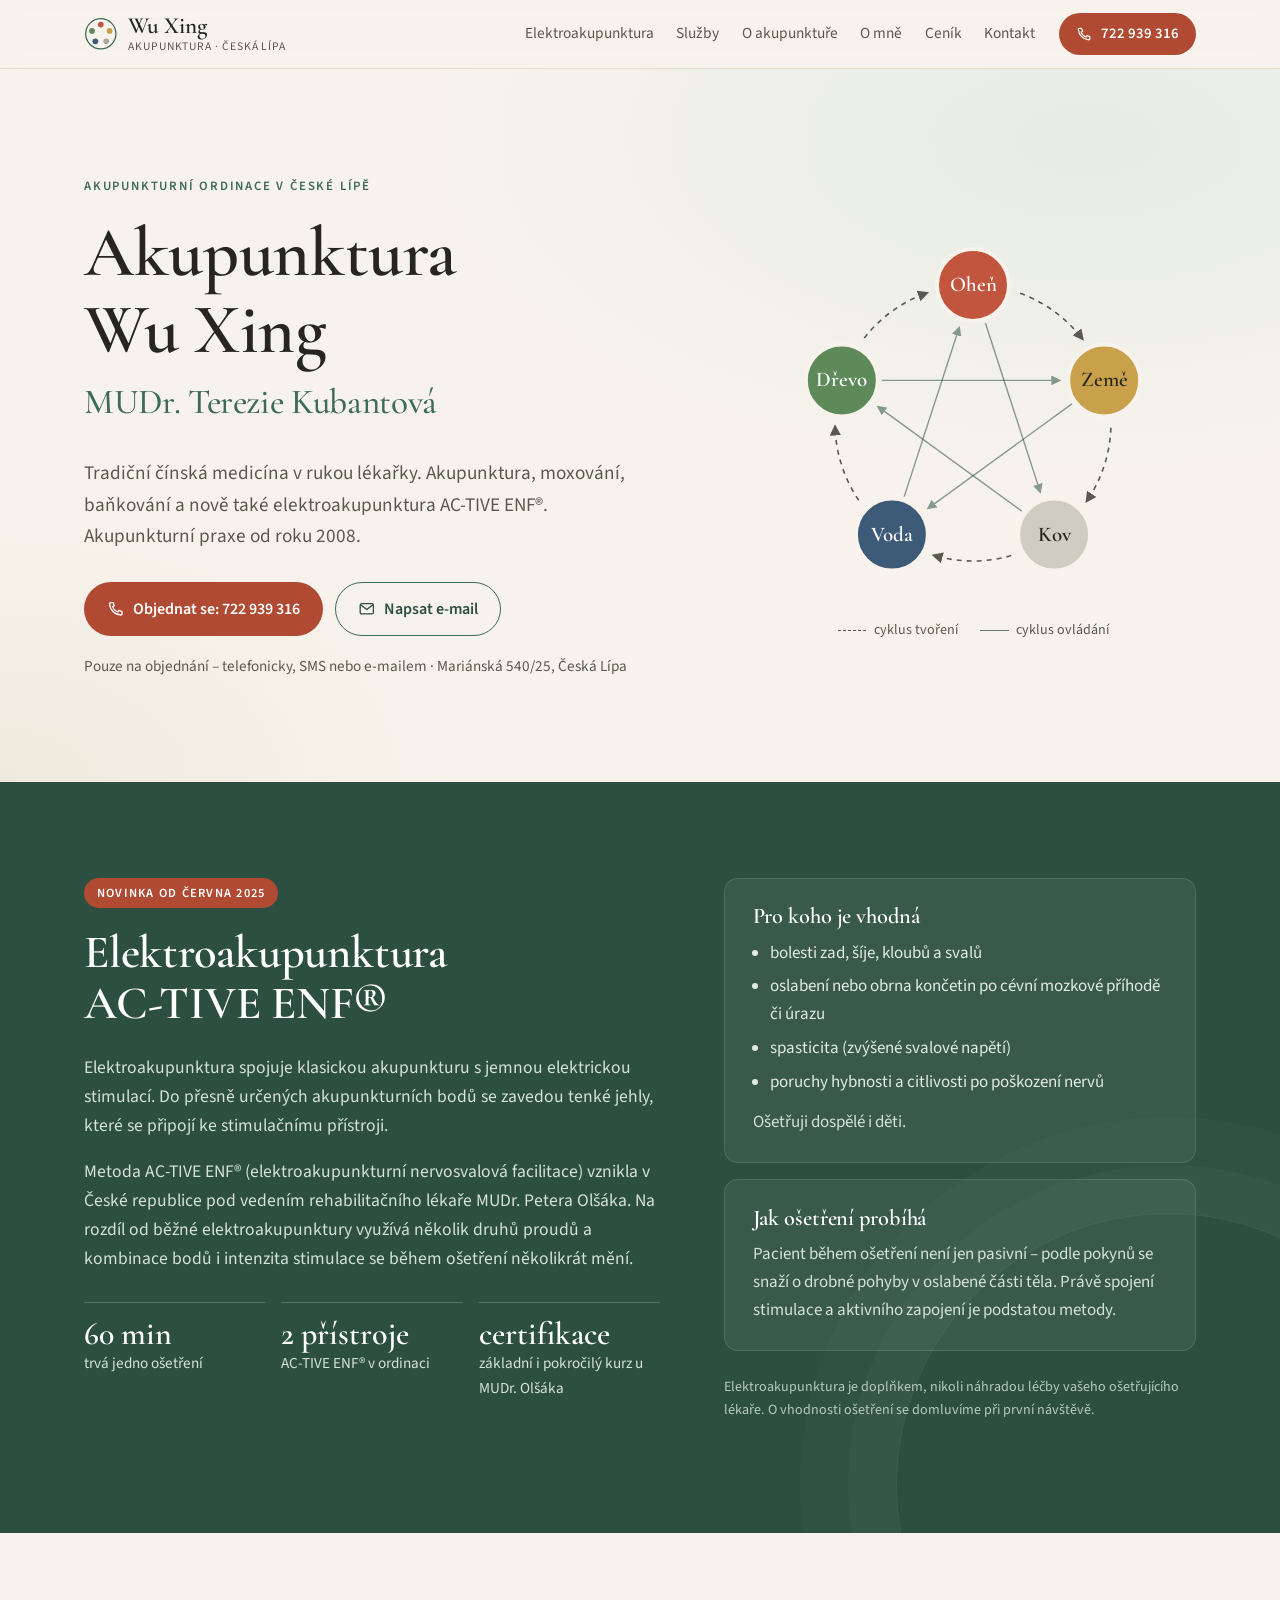
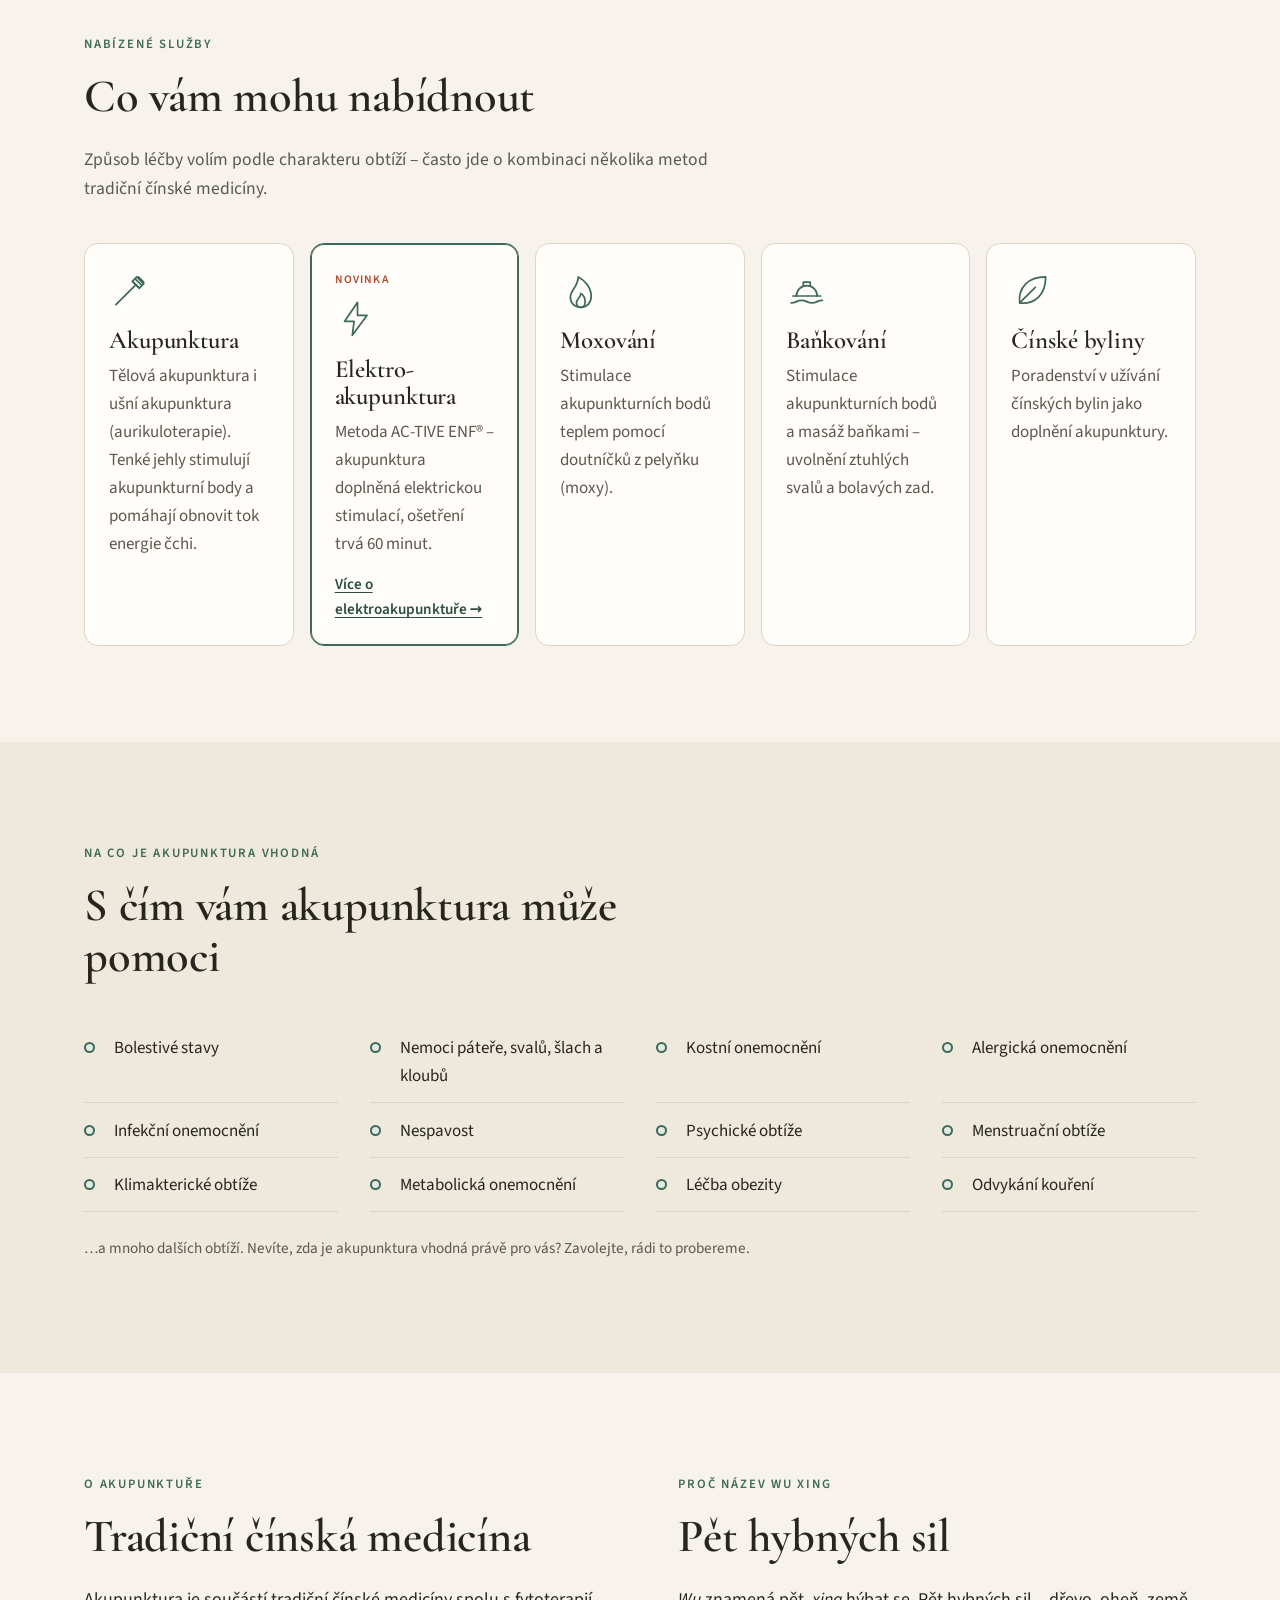
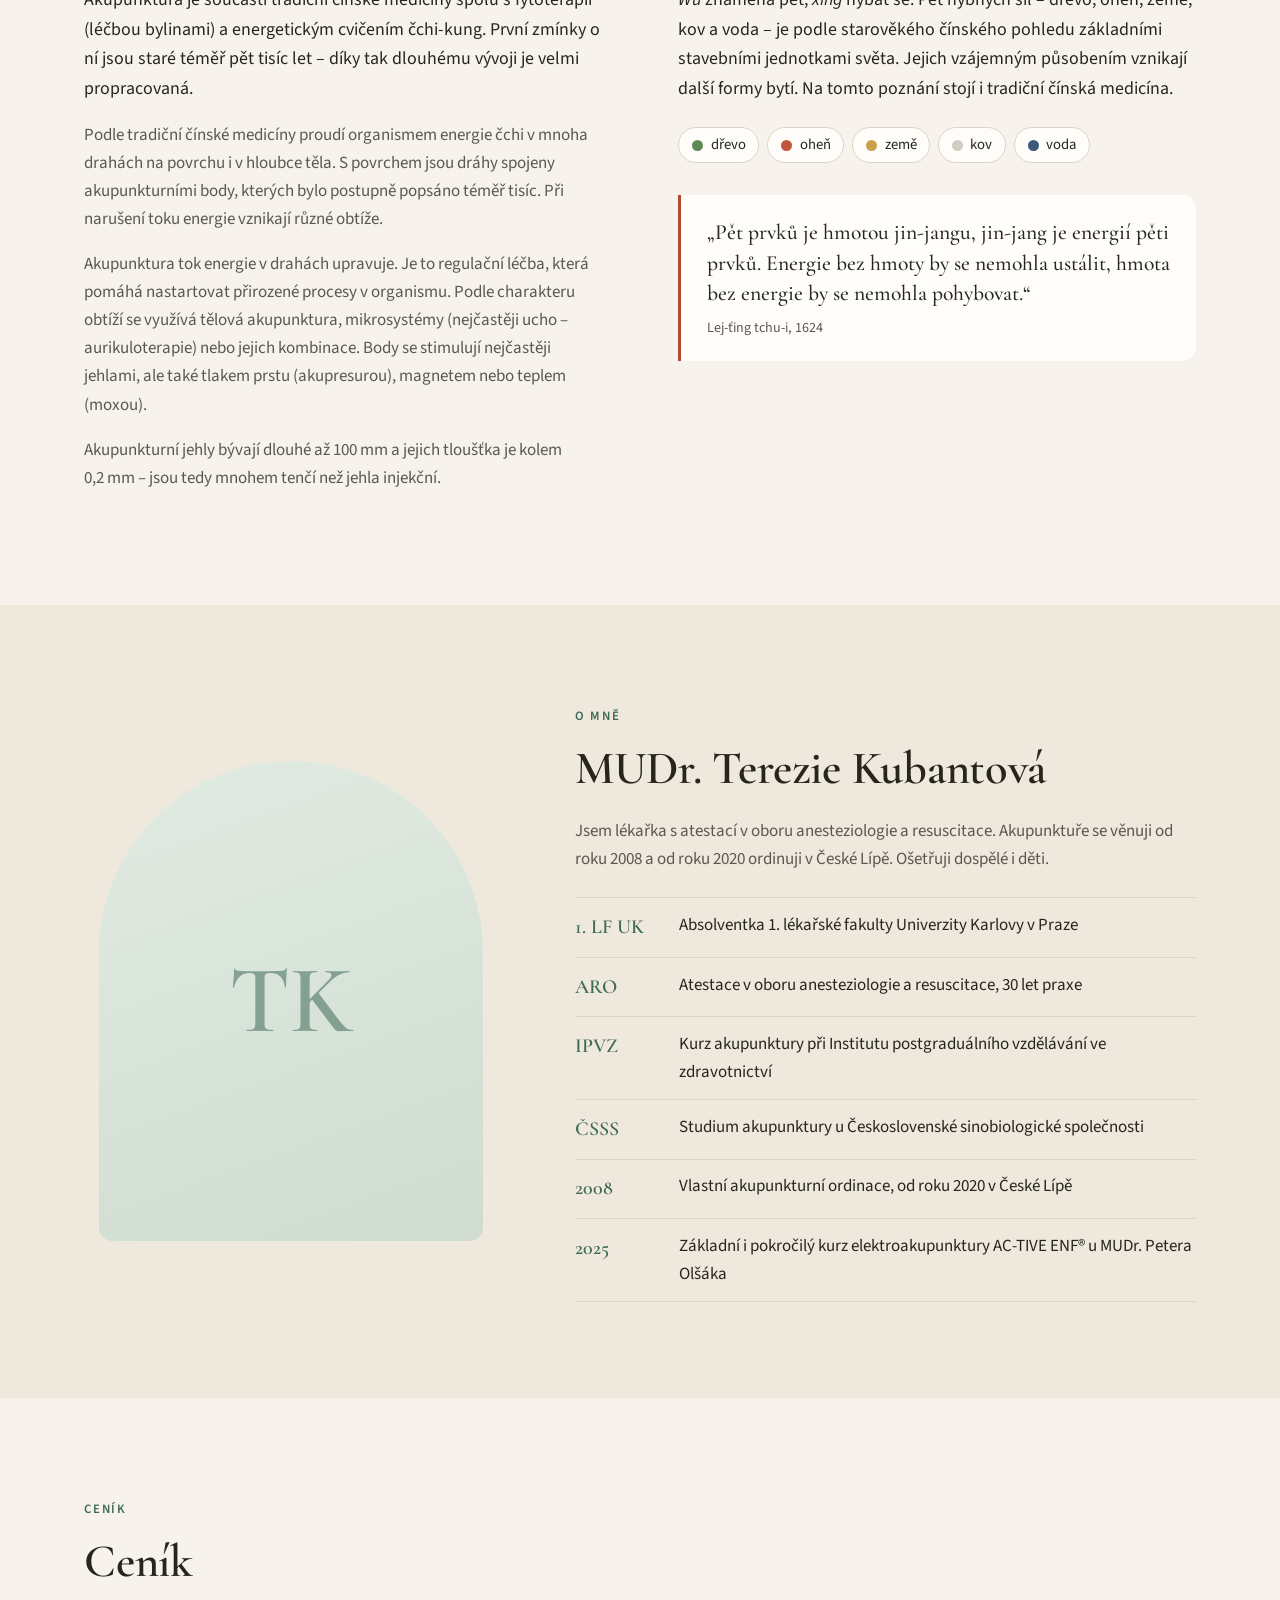
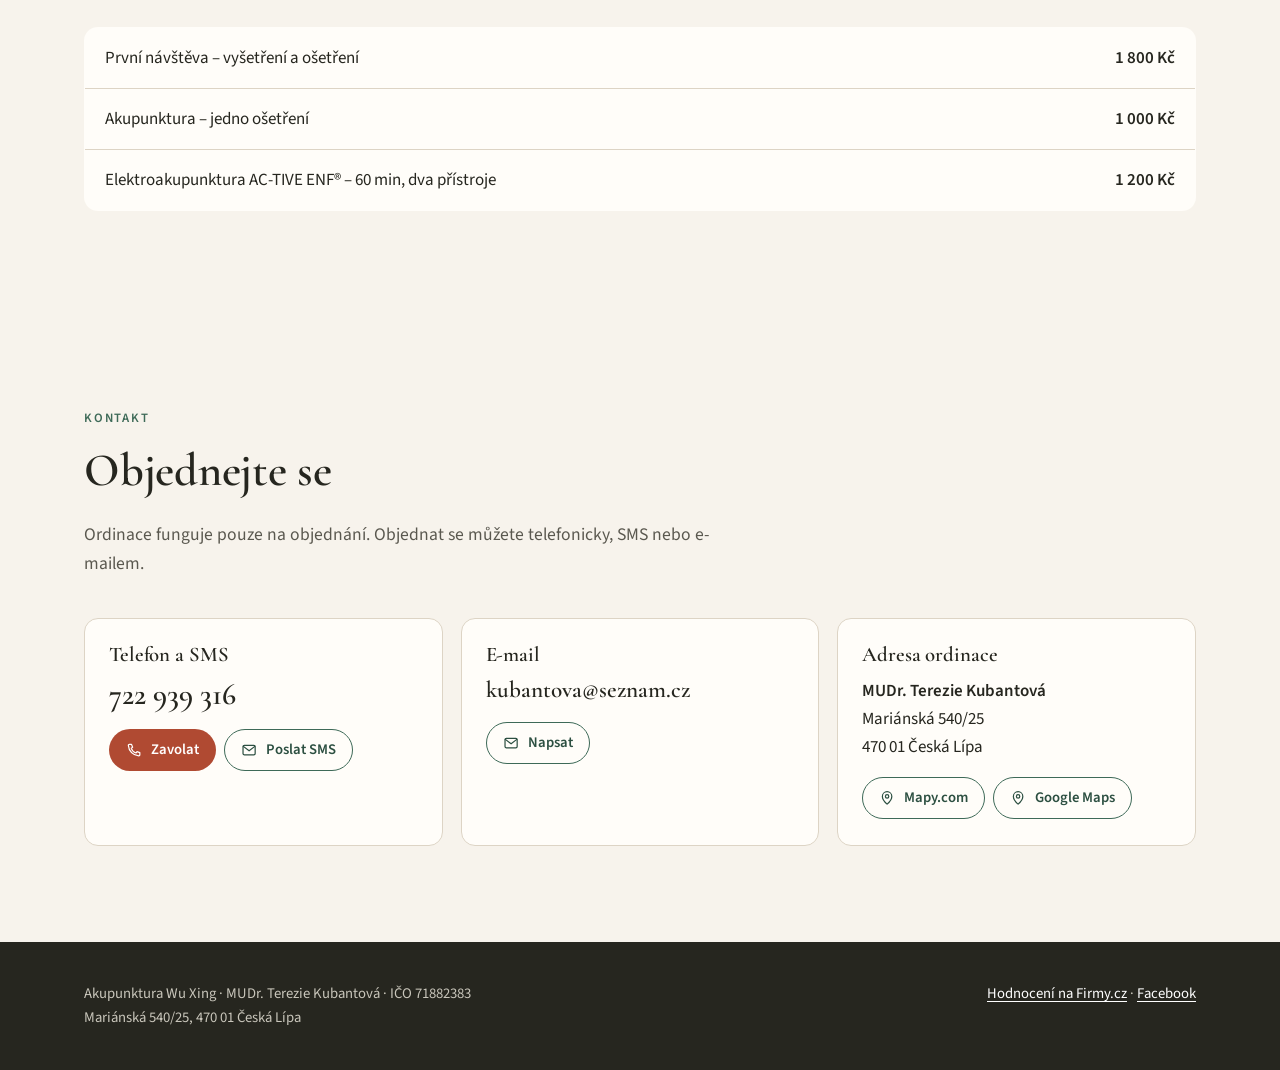
<file: index.html>
<!doctype html>
<html lang="cs">
<head>
  <meta charset="utf-8">
  <meta name="viewport" content="width=device-width, initial-scale=1">
  <title>Akupunktura Wu Xing – MUDr. Terezie Kubantová | Česká Lípa</title>
  <meta name="description" content="Akupunkturní ordinace MUDr. Terezie Kubantové v České Lípě. Akupunktura, elektroakupunktura AC-TIVE ENF®, moxování, baňkování a čínské byliny. Pouze na objednání: 722 939 316.">
  <link rel="canonical" href="https://wuxing.cz/">
  <meta name="theme-color" content="#2c4f41">

  <meta property="og:type" content="website">
  <meta property="og:locale" content="cs_CZ">
  <meta property="og:site_name" content="Akupunktura Wu Xing">
  <meta property="og:title" content="Akupunktura Wu Xing – MUDr. Terezie Kubantová, Česká Lípa">
  <meta property="og:description" content="Akupunktura a elektroakupunktura AC-TIVE ENF® v České Lípě. Tradiční čínská medicína v rukou lékařky, praxe od roku 2008.">
  <meta property="og:url" content="https://wuxing.cz/">
  <meta property="og:image" content="https://wuxing.cz/assets/og-image.png">
  <meta property="og:image:width" content="1200">
  <meta property="og:image:height" content="630">
  <meta name="twitter:card" content="summary_large_image">

  <link rel="icon" href="/favicon.svg" type="image/svg+xml">
  <link rel="icon" href="/favicon-32.png" sizes="32x32" type="image/png">
  <link rel="apple-touch-icon" href="/apple-touch-icon.png">
  <link rel="preload" href="/assets/fonts/cormorant-latin-ext.woff2" as="font" type="font/woff2" crossorigin>
  <link rel="preload" href="/assets/fonts/sourcesans-latin-ext.woff2" as="font" type="font/woff2" crossorigin>
  <link rel="stylesheet" href="/assets/style.css">

  <script type="application/ld+json">
  {
    "@context": "https://schema.org",
    "@type": "Physician",
    "name": "Akupunktura Wu Xing – MUDr. Terezie Kubantová",
    "alternateName": "Akupunktura WU-XING",
    "url": "https://wuxing.cz/",
    "image": "https://wuxing.cz/assets/og-image.png",
    "telephone": "+420722939316",
    "email": "kubantova@seznam.cz",
    "taxID": "71882383",
    "address": {
      "@type": "PostalAddress",
      "streetAddress": "Mariánská 540/25",
      "addressLocality": "Česká Lípa",
      "postalCode": "470 01",
      "addressCountry": "CZ"
    },
    "geo": { "@type": "GeoCoordinates", "latitude": 50.688421, "longitude": 14.538904 },
    "availableService": [
      { "@type": "MedicalTherapy", "name": "Akupunktura" },
      { "@type": "MedicalTherapy", "name": "Elektroakupunktura AC-TIVE ENF®" },
      { "@type": "MedicalTherapy", "name": "Moxování" },
      { "@type": "MedicalTherapy", "name": "Baňkování" },
      { "@type": "MedicalTherapy", "name": "Poradenství v užívání čínských bylin" }
    ],
    "sameAs": [
      "https://www.facebook.com/akupunktura.wuxing/",
      "https://www.firmy.cz/detail/737700-mudr-terezie-kubantova-akupunktura-wu-xing-ceska-lipa.html"
    ]
  }
  </script>
</head>
<body>
<a class="skip" href="#obsah">Přeskočit na obsah</a>

<svg width="0" height="0" style="position:absolute" aria-hidden="true">
  <defs>
    <symbol id="i-phone" viewBox="0 0 24 24"><path fill="none" stroke="currentColor" stroke-width="1.8" stroke-linecap="round" stroke-linejoin="round" d="M5 3.5h3.2l1.6 4.2-2.1 1.4a11 11 0 0 0 7.2 7.2l1.4-2.1 4.2 1.6V19a1.5 1.5 0 0 1-1.6 1.5A16.5 16.5 0 0 1 3.5 5.1 1.5 1.5 0 0 1 5 3.5z"/></symbol>
    <symbol id="i-mail" viewBox="0 0 24 24"><g fill="none" stroke="currentColor" stroke-width="1.8" stroke-linecap="round" stroke-linejoin="round"><rect x="3" y="5" width="18" height="14" rx="2"/><path d="m3.5 6.5 8.5 6.5 8.5-6.5"/></g></symbol>
    <symbol id="i-pin" viewBox="0 0 24 24"><g fill="none" stroke="currentColor" stroke-width="1.8" stroke-linecap="round" stroke-linejoin="round"><path d="M12 21s-7-6.2-7-11.5a7 7 0 0 1 14 0C19 14.8 12 21 12 21z"/><circle cx="12" cy="9.5" r="2.5"/></g></symbol>
    <symbol id="i-needle" viewBox="0 0 48 48"><g fill="none" stroke="currentColor" stroke-width="2" stroke-linecap="round"><path d="M8 40 30 18"/><path d="m28 14 6 6M31 11l6 6M34 8l6 6"/><path d="m27 13 8 8 5-5-8-8z"/></g></symbol>
    <symbol id="i-bolt" viewBox="0 0 48 48"><g fill="none" stroke="currentColor" stroke-width="2" stroke-linecap="round" stroke-linejoin="round"><path d="M26 5 11 27h11l-2 16 17-23H26z"/></g></symbol>
    <symbol id="i-flame" viewBox="0 0 48 48"><g fill="none" stroke="currentColor" stroke-width="2" stroke-linecap="round" stroke-linejoin="round"><path d="M24 43c-7.5 0-12-5-12-11.5C12 23 21 19 21 8c6 3 15 11 15 22 0 7.5-4.5 13-12 13z"/><path d="M24 43c-3 0-5-2.3-5-5.2 0-4.3 5-6.3 5-10.8 3 2 5 5.5 5 9.5 0 3.8-2 6.5-5 6.5z"/></g></symbol>
    <symbol id="i-cup" viewBox="0 0 48 48"><g fill="none" stroke="currentColor" stroke-width="2" stroke-linecap="round" stroke-linejoin="round"><path d="M12 30a12 12 0 0 1 24 0"/><path d="M8 30h32"/><path d="M20 18v-4h8v4"/><path d="M6 38c6 0 6-3 12-3s6 3 12 3 6-3 12-3"/></g></symbol>
    <symbol id="i-leaf" viewBox="0 0 48 48"><g fill="none" stroke="currentColor" stroke-width="2" stroke-linecap="round" stroke-linejoin="round"><path d="M10 38C8 20 20 8 40 8c0 20-12 32-30 30z"/><path d="M10 38 28 20"/></g></symbol>
    <marker id="ah" viewBox="0 0 10 10" refX="7" refY="5" markerWidth="7" markerHeight="7" orient="auto-start-reverse"><path d="M0 0 10 5 0 10z" fill="#5a584f"/></marker>
    <marker id="ah2" viewBox="0 0 10 10" refX="7" refY="5" markerWidth="7" markerHeight="7" orient="auto-start-reverse"><path d="M0 0 10 5 0 10z" fill="#2c4f41"/></marker>
  </defs>
</svg>

<header class="site-header">
  <div class="wrap">
    <a class="brand" href="#" aria-label="Akupunktura Wu Xing – úvod">
      <svg viewBox="0 0 40 40" aria-hidden="true"><circle cx="20" cy="20" r="18" fill="none" stroke="#3e6a58" stroke-width="1.5"/><circle cx="20" cy="9" r="3.4" fill="#c2553d"/><circle cx="30.46" cy="16.6" r="3.4" fill="#c9a14a"/><circle cx="26.47" cy="28.9" r="3.4" fill="#aaa79c"/><circle cx="13.53" cy="28.9" r="3.4" fill="#3d5a78"/><circle cx="9.54" cy="16.6" r="3.4" fill="#5e8a5a"/></svg>
      <span class="brand-name">Wu Xing<small>AKUPUNKTURA · ČESKÁ LÍPA</small></span>
    </a>
    <nav class="nav" aria-label="Hlavní navigace">
      <a href="#elektroakupunktura">Elektroakupunktura</a>
      <a href="#sluzby">Služby</a>
      <a class="nav-extra" href="#o-akupunkture">O akupunktuře</a>
      <a class="nav-extra" href="#o-mne">O mně</a>
      <a href="#cenik">Ceník</a>
      <a href="#kontakt">Kontakt</a>
    </nav>
    <a class="btn btn-primary btn-sm" href="tel:+420722939316"><svg aria-hidden="true"><use href="#i-phone"/></svg><span>722 939 316</span></a>
  </div>
</header>

<main id="obsah">

  <section class="hero">
    <div class="wrap">
      <div>
        <span class="eyebrow">Akupunkturní ordinace v České Lípě</span>
        <h1>Akupunktura<br>Wu Xing<span>MUDr. Terezie Kubantová</span></h1>
        <p class="lead">Tradiční čínská medicína v rukou lékařky. Akupunktura, moxování, baňkování a nově také elektroakupunktura&nbsp;AC-TIVE&nbsp;ENF®. Akupunkturní praxe od roku 2008.</p>
        <div class="hero-actions">
          <a class="btn btn-primary" href="tel:+420722939316"><svg aria-hidden="true"><use href="#i-phone"/></svg>Objednat se: 722 939 316</a>
          <a class="btn btn-ghost" href="mailto:kubantova@seznam.cz"><svg aria-hidden="true"><use href="#i-mail"/></svg>Napsat e-mail</a>
        </div>
        <p class="hero-note">Pouze na objednání – telefonicky, SMS nebo e-mailem · Mariánská 540/25, Česká Lípa</p>
      </div>
      <div class="hero-art">
        <svg class="wuxing" viewBox="0 0 400 380" role="img" aria-labelledby="wx-title">
          <title id="wx-title">Pět prvků Wu Xing: dřevo, oheň, země, kov a voda – cyklus tvoření a cyklus ovládání</title>
          <path class="sheng" d="M91.2 115.1 A138 138 0 0 1 152.9 70.3" marker-end="url(#ah)"/>
          <path class="sheng" d="M247.1 70.3 A138 138 0 0 1 308.8 115.1" marker-end="url(#ah)"/>
          <path class="sheng" d="M337.9 204.7 A138 138 0 0 1 314.3 277.3" marker-end="url(#ah)"/>
          <path class="sheng" d="M238.2 332.6 A138 138 0 0 1 161.8 332.6" marker-end="url(#ah)"/>
          <path class="sheng" d="M85.7 277.3 A138 138 0 0 1 62.1 204.7" marker-end="url(#ah)"/>
          <path class="ke" d="M108.8 157.4 L285.2 157.4" marker-end="url(#ah2)"/>
          <path class="ke" d="M298.9 180.9 L156.1 284.6" marker-end="url(#ah2)"/>
          <path class="ke" d="M131.2 273.6 L185.8 105.7" marker-end="url(#ah2)"/>
          <path class="ke" d="M212.4 100.0 L266.9 267.9" marker-end="url(#ah2)"/>
          <path class="ke" d="M248.8 288.1 L106.0 184.4" marker-end="url(#ah2)"/>
          <g class="el"><circle cx="200.0" cy="62.0" r="36" fill="#c2553d"/><text x="200.0" y="68.0" fill="#fff">Oheň</text></g>
          <g class="el"><circle cx="331.2" cy="157.4" r="36" fill="#c9a14a"/><text x="331.2" y="163.4" fill="#26261f">Země</text></g>
          <g class="el"><circle cx="281.1" cy="311.6" r="36" fill="#cfccc2"/><text x="281.1" y="317.6" fill="#26261f">Kov</text></g>
          <g class="el"><circle cx="118.9" cy="311.6" r="36" fill="#3d5a78"/><text x="118.9" y="317.6" fill="#fff">Voda</text></g>
          <g class="el"><circle cx="68.8" cy="157.4" r="36" fill="#5e8a5a"/><text x="68.8" y="163.4" fill="#fff">Dřevo</text></g>
        </svg>
        <div class="legend" aria-hidden="true"><span><i></i>cyklus tvoření</span><span><i class="solid"></i>cyklus ovládání</span></div>
      </div>
    </div>
  </section>

  <section class="section feature" id="elektroakupunktura">
    <div class="wrap feature-grid">
      <div class="intro">
        <span class="badge">Novinka od června 2025</span>
        <h2>Elektroakupunktura <span style="white-space:nowrap">AC-TIVE ENF®</span></h2>
        <p>Elektroakupunktura spojuje klasickou akupunkturu s jemnou elektrickou stimulací. Do přesně určených akupunkturních bodů se zavedou tenké jehly, které se připojí ke stimulačnímu přístroji.</p>
        <p>Metoda AC-TIVE ENF® (elektroakupunkturní nervosvalová facilitace) vznikla v České republice pod vedením rehabilitačního lékaře MUDr. Petera Olšáka. Na rozdíl od běžné elektroakupunktury využívá několik druhů proudů a kombinace bodů i intenzita stimulace se během ošetření několikrát mění.</p>
        <ul class="facts">
          <li><strong>60 min</strong>trvá jedno ošetření</li>
          <li><strong>2 přístroje</strong>AC-TIVE ENF® v ordinaci</li>
          <li><strong>certifikace</strong>základní i pokročilý kurz u MUDr. Olšáka</li>
        </ul>
      </div>
      <div>
        <div class="panel">
          <h3>Pro koho je vhodná</h3>
          <ul>
            <li>bolesti zad, šíje, kloubů a svalů</li>
            <li>oslabení nebo obrna končetin po cévní mozkové příhodě či úrazu</li>
            <li>spasticita (zvýšené svalové napětí)</li>
            <li>poruchy hybnosti a citlivosti po poškození nervů</li>
          </ul>
          <p style="margin-top:.8rem">Ošetřuji dospělé i děti.</p>
        </div>
        <div class="panel">
          <h3>Jak ošetření probíhá</h3>
          <p>Pacient během ošetření není jen pasivní – podle pokynů se snaží o drobné pohyby v oslabené části těla. Právě spojení stimulace a aktivního zapojení je podstatou metody.</p>
        </div>
        <p class="fineprint">Elektroakupunktura je doplňkem, nikoli náhradou léčby vašeho ošetřujícího lékaře. O vhodnosti ošetření se domluvíme při první návštěvě.</p>
      </div>
    </div>
  </section>

  <section class="section" id="sluzby">
    <div class="wrap">
      <div class="section-head">
        <span class="eyebrow">Nabízené služby</span>
        <h2>Co vám mohu nabídnout</h2>
        <p>Způsob léčby volím podle charakteru obtíží – často jde o kombinaci několika metod tradiční čínské medicíny.</p>
      </div>
      <div class="cards">
        <article class="card">
          <svg class="icon" aria-hidden="true"><use href="#i-needle"/></svg>
          <h3>Akupunktura</h3>
          <p>Tělová akupunktura i ušní akupunktura (aurikuloterapie). Tenké jehly stimulují akupunkturní body a pomáhají obnovit tok energie čchi.</p>
        </article>
        <article class="card card-new">
          <span class="tag">Novinka</span>
          <svg class="icon" aria-hidden="true"><use href="#i-bolt"/></svg>
          <h3>Elektro&shy;akupunktura</h3>
          <p>Metoda AC-TIVE ENF® – akupunktura doplněná elektrickou stimulací, ošetření trvá 60 minut.</p>
          <a class="more" href="#elektroakupunktura">Více o elektroakupunktuře →</a>
        </article>
        <article class="card">
          <svg class="icon" aria-hidden="true"><use href="#i-flame"/></svg>
          <h3>Moxování</h3>
          <p>Stimulace akupunkturních bodů teplem pomocí doutníčků z pelyňku (moxy).</p>
        </article>
        <article class="card">
          <svg class="icon" aria-hidden="true"><use href="#i-cup"/></svg>
          <h3>Baňkování</h3>
          <p>Stimulace akupunkturních bodů a masáž baňkami – uvolnění ztuhlých svalů a bolavých zad.</p>
        </article>
        <article class="card">
          <svg class="icon" aria-hidden="true"><use href="#i-leaf"/></svg>
          <h3>Čínské byliny</h3>
          <p>Poradenství v užívání čínských bylin jako doplnění akupunktury.</p>
        </article>
      </div>
    </div>
  </section>

  <section class="section section-alt" id="indikace">
    <div class="wrap">
      <div class="section-head">
        <span class="eyebrow">Na co je akupunktura vhodná</span>
        <h2>S čím vám akupunktura může pomoci</h2>
      </div>
      <ul class="indications">
        <li>Bolestivé stavy</li>
        <li>Nemoci páteře, svalů, šlach a kloubů</li>
        <li>Kostní onemocnění</li>
        <li>Alergická onemocnění</li>
        <li>Infekční onemocnění</li>
        <li>Nespavost</li>
        <li>Psychické obtíže</li>
        <li>Menstruační obtíže</li>
        <li>Klimakterické obtíže</li>
        <li>Metabolická onemocnění</li>
        <li>Léčba obezity</li>
        <li>Odvykání kouření</li>
      </ul>
      <p class="note">…a mnoho dalších obtíží. Nevíte, zda je akupunktura vhodná právě pro vás? Zavolejte, rádi to probereme.</p>
    </div>
  </section>

  <section class="section" id="o-akupunkture">
    <div class="wrap split">
      <div class="prose">
        <span class="eyebrow">O akupunktuře</span>
        <h2>Tradiční čínská medicína</h2>
        <p>Akupunktura je součástí tradiční čínské medicíny spolu s fytoterapií (léčbou bylinami) a energetickým cvičením čchi-kung. První zmínky o ní jsou staré téměř pět tisíc let – díky tak dlouhému vývoji je velmi propracovaná.</p>
        <p>Podle tradiční čínské medicíny proudí organismem energie čchi v mnoha drahách na povrchu i v hloubce těla. S povrchem jsou dráhy spojeny akupunkturními body, kterých bylo postupně popsáno téměř tisíc. Při narušení toku energie vznikají různé obtíže.</p>
        <p>Akupunktura tok energie v drahách upravuje. Je to regulační léčba, která pomáhá nastartovat přirozené procesy v organismu. Podle charakteru obtíží se využívá tělová akupunktura, mikrosystémy (nejčastěji ucho – aurikuloterapie) nebo jejich kombinace. Body se stimulují nejčastěji jehlami, ale také tlakem prstu (akupresurou), magnetem nebo teplem (moxou).</p>
        <p>Akupunkturní jehly bývají dlouhé až 100&nbsp;mm a jejich tloušťka je kolem 0,2&nbsp;mm – jsou tedy mnohem tenčí než jehla injekční.</p>
      </div>
      <div class="prose">
        <span class="eyebrow">Proč název Wu Xing</span>
        <h2>Pět hybných sil</h2>
        <p><em>Wu</em> znamená pět, <em>xing</em> hýbat se. Pět hybných sil – dřevo, oheň, země, kov a voda – je podle starověkého čínského pohledu základními stavebními jednotkami světa. Jejich vzájemným působením vznikají další formy bytí. Na tomto poznání stojí i tradiční čínská medicína.</p>
        <ul class="elements" aria-label="Pět prvků">
          <li><i style="background:#5e8a5a"></i>dřevo</li>
          <li><i style="background:#c2553d"></i>oheň</li>
          <li><i style="background:#c9a14a"></i>země</li>
          <li><i style="background:#cfccc2"></i>kov</li>
          <li><i style="background:#3d5a78"></i>voda</li>
        </ul>
        <blockquote>
          „Pět prvků je hmotou jin-jangu, jin-jang je energií pěti prvků. Energie bez hmoty by se nemohla ustálit, hmota bez energie by se nemohla pohybovat.“
          <footer>Lej-ťing tchu-i, 1624</footer>
        </blockquote>
      </div>
    </div>
  </section>

  <section class="section section-alt" id="o-mne">
    <div class="wrap about">
      <div class="portrait">
        <!-- Až bude fotka: <img src="/assets/terezie-kubantova.jpg" alt="MUDr. Terezie Kubantová" width="800" height="1000"> -->
        <span class="monogram" aria-hidden="true">TK</span>
      </div>
      <div>
        <span class="eyebrow">O mně</span>
        <h2>MUDr. Terezie Kubantová</h2>
        <p class="muted">Jsem lékařka s atestací v oboru anesteziologie a resuscitace. Akupunktuře se věnuji od roku 2008 a od roku 2020 ordinuji v České Lípě. Ošetřuji dospělé i děti.</p>
        <ul class="timeline">
          <li><b>1. LF UK</b><span>Absolventka 1. lékařské fakulty Univerzity Karlovy v Praze</span></li>
          <li><b>ARO</b><span>Atestace v oboru anesteziologie a resuscitace, 30 let praxe</span></li>
          <li><b>IPVZ</b><span>Kurz akupunktury při Institutu postgraduálního vzdělávání ve zdravotnictví</span></li>
          <li><b>ČSSS</b><span>Studium akupunktury u Československé sinobiologické společnosti</span></li>
          <li><b>2008</b><span>Vlastní akupunkturní ordinace, od roku 2020 v České Lípě</span></li>
          <li><b>2025</b><span>Základní i pokročilý kurz elektroakupunktury AC-TIVE ENF® u MUDr. Petera Olšáka</span></li>
        </ul>
      </div>
    </div>
  </section>

  <section class="section" id="cenik">
    <div class="wrap">
      <div class="section-head">
        <span class="eyebrow">Ceník</span>
        <h2>Ceník</h2>
      </div>
      <table class="prices">
        <tbody>
          <tr><td>První návštěva – vyšetření a ošetření</td><td>1&nbsp;800&nbsp;Kč</td></tr>
          <tr><td>Akupunktura – jedno ošetření</td><td>1&nbsp;000&nbsp;Kč</td></tr>
          <tr><td>Elektroakupunktura AC-TIVE ENF® – 60 min, dva přístroje</td><td>1&nbsp;200&nbsp;Kč</td></tr>
        </tbody>
      </table>
    </div>
  </section>

  <section class="section" id="kontakt">
    <div class="wrap">
      <div class="section-head">
        <span class="eyebrow">Kontakt</span>
        <h2>Objednejte se</h2>
        <p>Ordinace funguje pouze na objednání. Objednat se můžete telefonicky, SMS nebo e-mailem.</p>
      </div>
      <div class="contact-grid">
        <div class="contact-card">
          <h3>Telefon a SMS</h3>
          <a class="big" href="tel:+420722939316">722 939 316</a>
          <div class="actions">
            <a class="btn btn-primary btn-sm" href="tel:+420722939316"><svg aria-hidden="true"><use href="#i-phone"/></svg>Zavolat</a>
            <a class="btn btn-ghost btn-sm" href="sms:+420722939316"><svg aria-hidden="true"><use href="#i-mail"/></svg>Poslat SMS</a>
          </div>
        </div>
        <div class="contact-card">
          <h3>E-mail</h3>
          <a class="big" href="mailto:kubantova@seznam.cz" style="font-size:1.45rem">kubantova@seznam.cz</a>
          <div class="actions"><a class="btn btn-ghost btn-sm" href="mailto:kubantova@seznam.cz"><svg aria-hidden="true"><use href="#i-mail"/></svg>Napsat</a></div>
        </div>
        <div class="contact-card">
          <h3>Adresa ordinace</h3>
          <p><strong>MUDr. Terezie Kubantová</strong><br>Mariánská 540/25<br>470 01 Česká Lípa</p>
          <div class="actions">
            <a class="btn btn-ghost btn-sm" href="https://mapy.com/cs/zakladni?q=Mari%C3%A1nsk%C3%A1%20540%2F25%2C%20%C4%8Cesk%C3%A1%20L%C3%ADpa" rel="noopener"><svg aria-hidden="true"><use href="#i-pin"/></svg>Mapy.com</a>
            <a class="btn btn-ghost btn-sm" href="https://www.google.com/maps/search/?api=1&query=Mari%C3%A1nsk%C3%A1+540%2F25%2C+470+01+%C4%8Cesk%C3%A1+L%C3%ADpa" rel="noopener"><svg aria-hidden="true"><use href="#i-pin"/></svg>Google Maps</a>
          </div>
        </div>
      </div>
    </div>
  </section>

</main>

<footer class="site-footer">
  <div class="wrap">
    <p>Akupunktura Wu Xing · MUDr. Terezie Kubantová · IČO 71882383<br>Mariánská 540/25, 470 01 Česká Lípa</p>
    <p><a href="https://www.firmy.cz/detail/737700-mudr-terezie-kubantova-akupunktura-wu-xing-ceska-lipa.html" rel="noopener">Hodnocení na Firmy.cz</a> · <a href="https://www.facebook.com/akupunktura.wuxing/" rel="noopener">Facebook</a></p>
  </div>
</footer>
</body>
</html>
</file>
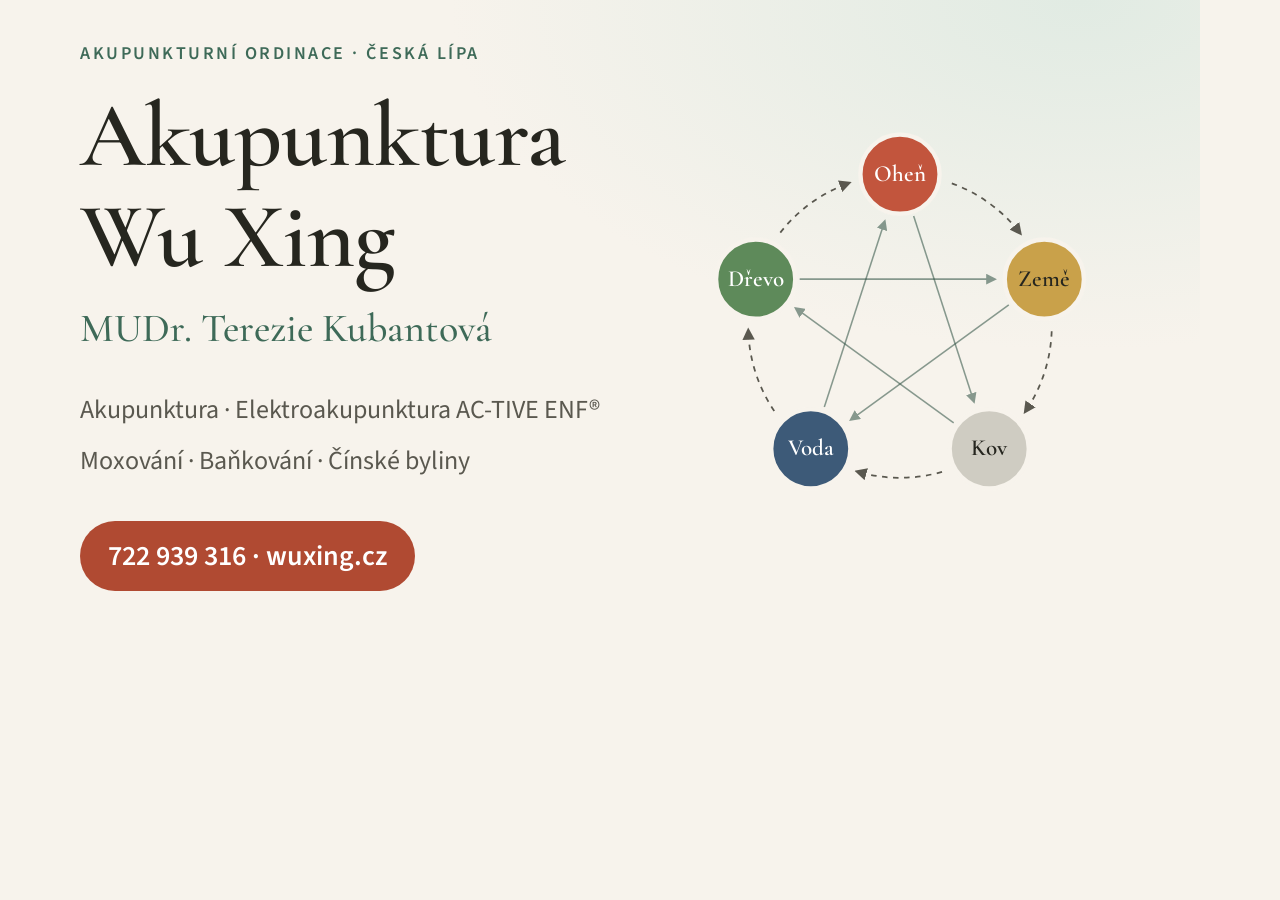
<file: tools/og-image.html>
<!doctype html>
<html lang="cs">
<head>
<meta charset="utf-8">
<link rel="stylesheet" href="/assets/style.css">
<style>
  html, body { margin: 0; width: 1200px; height: 630px; overflow: hidden; }
  .og { width: 1200px; height: 630px; display: grid; grid-template-columns: 1fr 440px; align-items: center; gap: 40px; padding: 0 80px;
        background: radial-gradient(900px 500px at 90% 0%, #e1ebe3, transparent 70%), #f7f3ec; box-sizing: border-box; }
  .og h1 { font-size: 92px; margin: 0 0 8px; }
  .og .sub { font-family: var(--serif); font-size: 40px; color: var(--jade); margin: 0 0 28px; }
  .og .line { font-size: 26px; color: var(--ink-soft); margin: 0 0 8px; }
  .og .phone { margin-top: 30px; display: inline-block; background: var(--cinnabar); color: #fff; font-weight: 600; font-size: 28px; padding: 12px 28px; border-radius: 999px; }
</style>
</head>
<body>
<div class="og">
  <div>
    <span class="eyebrow" style="font-size:18px">Akupunkturní ordinace · Česká Lípa</span>
    <h1>Akupunktura Wu Xing</h1>
    <p class="sub">MUDr. Terezie Kubantová</p>
    <p class="line">Akupunktura · Elektroakupunktura AC-TIVE ENF®</p>
    <p class="line">Moxování · Baňkování · Čínské byliny</p>
    <span class="phone">722 939 316 · wuxing.cz</span>
  </div>
  <div id="art"></div>
</div>
<script>
  // Reuse the diagram from the homepage so the two never drift apart.
  fetch('/').then(r => r.text()).then(html => {
    const doc = new DOMParser().parseFromString(html, 'text/html');
    document.body.prepend(doc.querySelector('svg[aria-hidden="true"]'));
    document.getElementById('art').append(doc.querySelector('svg.wuxing'));
    document.body.dataset.ready = '1';
  });
</script>
</body>
</html>
</file>
<file: assets/style.css>
/* Akupunktura Wu Xing — calm & natural */

@font-face {
  font-family: "Cormorant Garamond";
  font-style: normal;
  font-weight: 500 600;
  font-display: swap;
  src: url(fonts/cormorant-latin-ext.woff2) format("woff2");
  unicode-range: U+0100-02BA, U+02BD-02C5, U+02C7-02CC, U+02CE-02D7, U+02DD-02FF, U+0304, U+0308, U+0329, U+1D00-1DBF, U+1E00-1E9F, U+1EF2-1EFF, U+2020, U+20A0-20AB, U+20AD-20C0, U+2113, U+2C60-2C7F, U+A720-A7FF;
}
@font-face {
  font-family: "Cormorant Garamond";
  font-style: normal;
  font-weight: 500 600;
  font-display: swap;
  src: url(fonts/cormorant-latin.woff2) format("woff2");
  unicode-range: U+0000-00FF, U+0131, U+0152-0153, U+02BB-02BC, U+02C6, U+02DA, U+02DC, U+0304, U+0308, U+0329, U+2000-206F, U+20AC, U+2122, U+2191, U+2193, U+2212, U+2215, U+FEFF, U+FFFD;
}
@font-face {
  font-family: "Source Sans 3";
  font-style: normal;
  font-weight: 400 600;
  font-display: swap;
  src: url(fonts/sourcesans-latin-ext.woff2) format("woff2");
  unicode-range: U+0100-02BA, U+02BD-02C5, U+02C7-02CC, U+02CE-02D7, U+02DD-02FF, U+0304, U+0308, U+0329, U+1D00-1DBF, U+1E00-1E9F, U+1EF2-1EFF, U+2020, U+20A0-20AB, U+20AD-20C0, U+2113, U+2C60-2C7F, U+A720-A7FF;
}
@font-face {
  font-family: "Source Sans 3";
  font-style: normal;
  font-weight: 400 600;
  font-display: swap;
  src: url(fonts/sourcesans-latin.woff2) format("woff2");
  unicode-range: U+0000-00FF, U+0131, U+0152-0153, U+02BB-02BC, U+02C6, U+02DA, U+02DC, U+0304, U+0308, U+0329, U+2000-206F, U+20AC, U+2122, U+2191, U+2193, U+2212, U+2215, U+FEFF, U+FFFD;
}
@font-face {
  font-family: "Source Sans 3";
  font-style: italic;
  font-weight: 400;
  font-display: swap;
  src: url(fonts/sourcesans-italic-latin-ext.woff2) format("woff2");
  unicode-range: U+0100-02BA, U+02BD-02C5, U+02C7-02CC, U+02CE-02D7, U+02DD-02FF, U+0304, U+0308, U+0329, U+1D00-1DBF, U+1E00-1E9F, U+1EF2-1EFF, U+2020, U+20A0-20AB, U+20AD-20C0, U+2113, U+2C60-2C7F, U+A720-A7FF;
}
@font-face {
  font-family: "Source Sans 3";
  font-style: italic;
  font-weight: 400;
  font-display: swap;
  src: url(fonts/sourcesans-italic-latin.woff2) format("woff2");
  unicode-range: U+0000-00FF, U+0131, U+0152-0153, U+02BB-02BC, U+02C6, U+02DA, U+02DC, U+0304, U+0308, U+0329, U+2000-206F, U+20AC, U+2122, U+2191, U+2193, U+2212, U+2215, U+FEFF, U+FFFD;
}

:root {
  --paper: #f7f3ec;
  --paper-2: #efe8dc;
  --card: #fffdf9;
  --ink: #26261f;
  --ink-soft: #5a584f;
  --line: #ddd4c5;
  --jade: #3e6a58;
  --jade-deep: #2c4f41;
  --jade-soft: #e1ebe3;
  --cinnabar: #b04a32;
  --cinnabar-deep: #93391f;
  --serif: "Cormorant Garamond", "Iowan Old Style", "Palatino Linotype", Georgia, serif;
  --sans: "Source Sans 3", "Segoe UI", system-ui, -apple-system, sans-serif;
  --wrap: 72rem;
  --radius: 14px;
  color-scheme: light;
}

*, *::before, *::after { box-sizing: border-box; }

html { scroll-behavior: smooth; scroll-padding-top: 5rem; }
@media (prefers-reduced-motion: reduce) { html { scroll-behavior: auto; } }

body {
  margin: 0;
  background: var(--paper);
  color: var(--ink);
  font-family: var(--sans);
  font-size: 1.0625rem;
  line-height: 1.65;
  -webkit-font-smoothing: antialiased;
  text-rendering: optimizeLegibility;
}

img, svg { max-width: 100%; height: auto; display: block; }

a { color: var(--jade-deep); text-decoration-thickness: 1px; text-underline-offset: 3px; }
a:hover { color: var(--cinnabar); }

:focus-visible { outline: 2px solid var(--cinnabar); outline-offset: 3px; border-radius: 4px; }

h1, h2, h3 {
  font-family: var(--serif);
  font-weight: 600;
  line-height: 1.1;
  letter-spacing: -0.005em;
  margin: 0 0 0.5em;
  color: var(--ink);
  overflow-wrap: break-word;
}
h1 { font-size: clamp(2.6rem, 6vw, 4.4rem); }
h2 { font-size: clamp(2rem, 4vw, 2.9rem); }
h3 { font-size: 1.55rem; }
p { margin: 0 0 1em; }

.wrap { width: 100%; max-width: var(--wrap); margin-inline: auto; padding-inline: 1.25rem; }

.skip { position: absolute; left: -999px; top: 0; }
.skip:focus { left: 1rem; top: 1rem; z-index: 100; background: var(--card); padding: .5rem 1rem; }

.eyebrow {
  display: inline-block;
  font-size: .8rem;
  font-weight: 600;
  letter-spacing: .14em;
  text-transform: uppercase;
  color: var(--jade);
  margin-bottom: 1rem;
}

/* ---------- Header ---------- */
.site-header {
  position: sticky;
  top: 0;
  z-index: 50;
  background: color-mix(in srgb, var(--paper) 88%, transparent);
  backdrop-filter: blur(10px);
  -webkit-backdrop-filter: blur(10px);
  border-bottom: 1px solid color-mix(in srgb, var(--line) 70%, transparent);
}
.site-header .wrap { display: flex; align-items: center; gap: 1.5rem; min-height: 4.25rem; }
.brand { display: flex; align-items: center; gap: .65rem; text-decoration: none; color: var(--ink); margin-right: auto; }
.brand svg { width: 2.1rem; height: 2.1rem; }
.brand-name { font-family: var(--serif); font-weight: 600; font-size: 1.45rem; line-height: 1; }
.brand-name small { display: block; font-family: var(--sans); font-size: .72rem; font-weight: 400; letter-spacing: .08em; color: var(--ink-soft); margin-top: .2rem; }
.nav { display: flex; gap: 1.4rem; }
.nav a { color: var(--ink-soft); text-decoration: none; font-size: .96rem; }
.nav a:hover { color: var(--jade-deep); }
@media (max-width: 880px) {
  html { scroll-padding-top: 7.5rem; }
  .site-header .wrap { flex-wrap: wrap; gap: .45rem 1rem; min-height: 0; padding-block: .6rem .55rem; }
  .nav {
    order: 3;
    width: 100%;
    gap: 1.6rem;
    overflow-x: auto;
    border-top: 1px solid color-mix(in srgb, var(--line) 70%, transparent);
    padding-top: .45rem;
    scrollbar-width: none;
  }
  .nav::-webkit-scrollbar { display: none; }
  .nav a { white-space: nowrap; font-size: .92rem; }
}
@media (max-width: 600px) {
  .nav { justify-content: space-between; gap: 1rem; }
  .nav .nav-extra { display: none; }
}
@media (max-width: 360px) {
  .nav { gap: .6rem; }
  .nav a { font-size: .84rem; }
}

/* ---------- Buttons ---------- */
.btn {
  display: inline-flex;
  align-items: center;
  gap: .55rem;
  padding: .8rem 1.35rem;
  border-radius: 999px;
  font-weight: 600;
  font-size: 1rem;
  text-decoration: none;
  border: 1.5px solid transparent;
  transition: background-color .2s, color .2s, border-color .2s, transform .2s;
  white-space: nowrap;
}
.btn svg { width: 1.1em; height: 1.1em; flex: none; }
.btn-primary { background: var(--cinnabar); color: #fff; }
.btn-primary:hover { background: var(--cinnabar-deep); color: #fff; transform: translateY(-1px); }
.btn-ghost { border-color: var(--jade); color: var(--jade-deep); }
.btn-ghost:hover { background: var(--jade); color: #fff; }
.btn-sm { padding: .5rem 1rem; font-size: .92rem; }
@media (max-width: 420px) { .site-header .btn-sm span { display: none; } }

/* ---------- Hero ---------- */
.hero {
  padding-block: clamp(3rem, 8vw, 6.5rem) clamp(3rem, 7vw, 5.5rem);
  background:
    radial-gradient(60rem 30rem at 85% 10%, color-mix(in srgb, var(--jade-soft) 80%, transparent), transparent 70%),
    radial-gradient(40rem 24rem at 0% 100%, color-mix(in srgb, var(--paper-2) 90%, transparent), transparent 70%);
}
.hero .wrap { display: grid; grid-template-columns: 1.15fr .85fr; gap: clamp(2rem, 5vw, 4rem); align-items: center; }
.hero h1 span { display: block; color: var(--jade); font-size: .5em; font-weight: 500; margin-top: .35em; line-height: 1.2; }
.hero .lead { font-size: 1.2rem; color: var(--ink-soft); max-width: 34rem; }
.hero-actions { display: flex; flex-wrap: wrap; gap: .8rem; margin-top: 1.8rem; }
.hero-note { margin-top: 1.1rem; font-size: .95rem; color: var(--ink-soft); }
.hero-art { justify-self: center; width: min(100%, 25rem); }
@media (max-width: 820px) {
  .hero .wrap { grid-template-columns: 1fr; }
  .hero-art { width: min(85%, 20rem); }
}

/* ---------- Five elements diagram ---------- */
.wuxing .sheng { fill: none; stroke: var(--ink-soft); stroke-width: 1.6; stroke-dasharray: 5 5; }
.wuxing .ke { fill: none; stroke: var(--jade-deep); stroke-width: 1.4; opacity: .55; }
.wuxing text { font-family: var(--serif); font-weight: 600; font-size: 21px; text-anchor: middle; }
.wuxing .el circle { stroke: var(--paper); stroke-width: 4; }
.legend { display: flex; flex-wrap: wrap; justify-content: center; gap: .4rem 1.4rem; margin-top: 1rem; font-size: .88rem; color: var(--ink-soft); }
.legend span { display: inline-flex; align-items: center; gap: .45rem; }
.legend i { display: inline-block; width: 1.8rem; border-top: 1.6px dashed var(--ink-soft); }
.legend i.solid { border-top: 1.6px solid var(--jade-deep); opacity: .7; }

/* ---------- Sections ---------- */
.section { padding-block: clamp(3.5rem, 8vw, 6rem); }
.section-alt { background: var(--paper-2); }
.section-head { max-width: 42rem; margin-bottom: 2.5rem; }
.section-head p { color: var(--ink-soft); font-size: 1.1rem; }

/* ---------- Electroacupuncture feature ---------- */
.feature {
  background: var(--jade-deep);
  color: #eef3ef;
  position: relative;
  overflow: hidden;
}
.feature::before {
  content: "";
  position: absolute;
  inset: auto -10rem -14rem auto;
  width: 34rem; height: 34rem;
  border-radius: 50%;
  border: 1px solid rgba(255,255,255,.08);
  box-shadow: 0 0 0 3rem rgba(255,255,255,.025), 0 0 0 6rem rgba(255,255,255,.02);
}
.feature h2, .feature h3 { color: #fff; }
.feature .eyebrow { color: #e9b8a4; }
.feature a { color: #fff; }
.badge {
  display: inline-block;
  background: var(--cinnabar);
  color: #fff;
  font-size: .78rem;
  font-weight: 600;
  letter-spacing: .1em;
  text-transform: uppercase;
  padding: .3rem .8rem;
  border-radius: 999px;
  margin-bottom: 1.2rem;
}
.feature-grid { display: grid; grid-template-columns: 1.1fr .9fr; gap: clamp(2rem, 5vw, 4.5rem); position: relative; }
.feature-grid .intro p { color: #d6e2da; font-size: 1.1rem; }
.facts { list-style: none; padding: 0; margin: 1.8rem 0 0; display: grid; grid-template-columns: repeat(3, 1fr); gap: 1rem; }
.facts li { border-top: 1px solid rgba(255,255,255,.2); padding-top: .8rem; font-size: .95rem; color: #d6e2da; }
.facts strong { display: block; font-family: var(--serif); font-size: 2rem; font-weight: 600; color: #fff; line-height: 1.1; }
.panel { background: rgba(255,255,255,.06); border: 1px solid rgba(255,255,255,.12); border-radius: var(--radius); padding: 1.6rem 1.7rem; }
.panel + .panel { margin-top: 1rem; }
.panel h3 { font-size: 1.4rem; margin-bottom: .6rem; }
.panel ul { margin: 0; padding-left: 1.1rem; color: #e3ebe5; }
.panel li { margin-bottom: .35rem; }
.panel p { color: #d6e2da; margin: 0; }
.fineprint { font-size: .88rem; color: #b9cabf; margin-top: 1.6rem; }
@media (max-width: 860px) {
  .feature-grid { grid-template-columns: 1fr; }
}
@media (max-width: 520px) { .facts { grid-template-columns: 1fr; } }

/* ---------- Services ---------- */
.cards { display: grid; grid-template-columns: repeat(auto-fit, minmax(12.5rem, 1fr)); gap: 1rem; }
.card {
  background: var(--card);
  border: 1px solid var(--line);
  border-radius: var(--radius);
  padding: 1.6rem 1.5rem 1.4rem;
  display: flex;
  flex-direction: column;
}
.card .icon { width: 2.6rem; height: 2.6rem; color: var(--jade); margin-bottom: 1rem; }
.card h3 { margin-bottom: .45rem; }
.card p { color: var(--ink-soft); margin: 0; }
.card .more { margin-top: auto; padding-top: .9rem; font-weight: 600; font-size: .95rem; }
.card-new { border-color: var(--jade); box-shadow: 0 0 0 1px var(--jade) inset; }
.card-new .tag { align-self: flex-start; font-size: .72rem; font-weight: 600; letter-spacing: .1em; text-transform: uppercase; color: var(--cinnabar); margin-bottom: .6rem; }

/* ---------- Indications ---------- */
.indications { list-style: none; padding: 0; margin: 0; display: grid; grid-template-columns: repeat(auto-fit, minmax(15rem, 1fr)); gap: .1rem 2rem; }
.indications li { padding: .75rem 0 .75rem 1.9rem; border-bottom: 1px solid var(--line); position: relative; }
.indications li::before {
  content: "";
  position: absolute; left: 0; top: 1.25rem;
  width: .7rem; height: .7rem; border-radius: 50%;
  background: var(--jade-soft);
  box-shadow: 0 0 0 2px var(--jade) inset;
}
.note { margin-top: 1.5rem; color: var(--ink-soft); font-size: .95rem; }

/* ---------- Wu Xing / about acupuncture ---------- */
.split { display: grid; grid-template-columns: 1fr 1fr; gap: clamp(2rem, 6vw, 5rem); align-items: start; }
@media (max-width: 860px) { .split { grid-template-columns: 1fr; } }
.prose p { color: var(--ink-soft); }
.prose p:first-of-type { color: var(--ink); font-size: 1.12rem; }
blockquote {
  margin: 2rem 0 0;
  padding: 1.4rem 1.6rem;
  border-left: 3px solid var(--cinnabar);
  background: var(--card);
  border-radius: 0 var(--radius) var(--radius) 0;
  font-family: var(--serif);
  font-size: 1.35rem;
  line-height: 1.4;
  color: var(--ink);
}
blockquote footer { font-family: var(--sans); font-size: .88rem; color: var(--ink-soft); margin-top: .7rem; }
.elements { list-style: none; padding: 0; margin: 1.5rem 0 0; display: flex; flex-wrap: wrap; gap: .5rem; }
.elements li { display: inline-flex; align-items: center; gap: .45rem; padding: .3rem .8rem; background: var(--card); border: 1px solid var(--line); border-radius: 999px; font-size: .92rem; }
.elements i { width: .7rem; height: .7rem; border-radius: 50%; display: inline-block; }

/* ---------- About ---------- */
.about { display: grid; grid-template-columns: .8fr 1.2fr; gap: clamp(2rem, 6vw, 5rem); align-items: center; }
@media (max-width: 820px) { .about { grid-template-columns: 1fr; } }
.portrait {
  aspect-ratio: 4 / 5;
  max-width: 100%;
  width: min(100%, 24rem);
  border-radius: 200px 200px var(--radius) var(--radius);
  background: linear-gradient(160deg, var(--jade-soft), #cfdccf);
  display: grid;
  place-items: center;
  overflow: hidden;
  justify-self: center;
}
.portrait img { width: 100%; height: 100%; object-fit: cover; }
.portrait .monogram { font-family: var(--serif); font-size: 6rem; font-weight: 600; color: var(--jade); opacity: .55; }
.timeline { list-style: none; padding: 0; margin: 1.5rem 0 0; }
.timeline li { display: grid; grid-template-columns: 5.5rem 1fr; gap: 1rem; padding: .8rem 0; border-top: 1px solid var(--line); }
.timeline li:last-child { border-bottom: 1px solid var(--line); }
.timeline b { font-family: var(--serif); font-size: 1.25rem; color: var(--jade); font-weight: 600; }

/* ---------- Prices ---------- */
.prices { width: 100%; border-collapse: collapse; background: var(--card); border: 1px solid var(--line); border-radius: var(--radius); overflow: hidden; }
.prices th, .prices td { text-align: left; padding: 1rem 1.25rem; border-bottom: 1px solid var(--line); }
.prices td:last-child { text-align: right; white-space: nowrap; font-weight: 600; }
.prices tr:last-child td { border-bottom: 0; }

/* ---------- Contact ---------- */
.contact-grid { display: grid; grid-template-columns: repeat(auto-fit, minmax(16rem, 1fr)); gap: 1.1rem; }
.contact-card { background: var(--card); border: 1px solid var(--line); border-radius: var(--radius); padding: 1.6rem 1.5rem; }
.contact-card h3 { font-size: 1.3rem; margin-bottom: .6rem; }
.contact-card p { margin: 0 0 .4rem; }
.contact-card .big { font-family: var(--serif); font-size: 1.9rem; font-weight: 600; text-decoration: none; color: var(--ink); line-height: 1.2; }
.contact-card .big:hover { color: var(--cinnabar); }
.contact-card .actions { display: flex; flex-wrap: wrap; gap: .5rem; margin-top: 1rem; }
.muted { color: var(--ink-soft); }

/* ---------- Footer ---------- */
.site-footer { background: var(--ink); color: #c9c6bb; padding-block: 2.5rem; font-size: .92rem; }
.site-footer .wrap { display: flex; flex-wrap: wrap; justify-content: space-between; gap: 1rem 2rem; }
.site-footer a { color: #fff; }
.site-footer p { margin: 0; }
</file>
